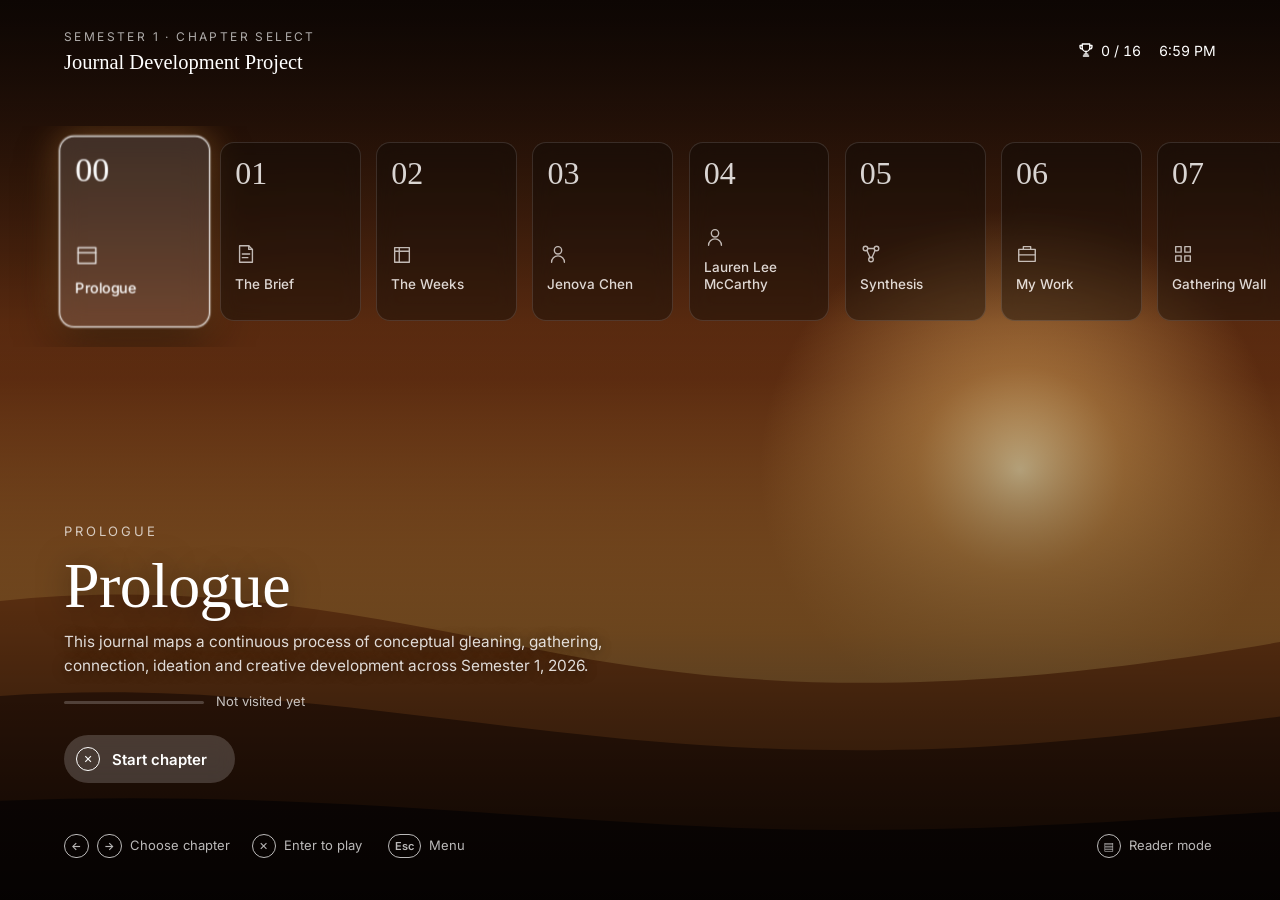
<file: rr-website/index.html>
<!DOCTYPE html>
<html lang="en">
<head>
  <meta charset="UTF-8" />
  <meta name="viewport" content="width=device-width, initial-scale=1.0" />
  <meta http-equiv="refresh" content="0; url=project/Interactive%20Journal.html" />
  <title>Journal Development Project — RR420 · Armand</title>
  <script>
    window.location.replace('project/Interactive%20Journal.html');
  </script>
</head>
<body>
  <p>If you are not redirected automatically, open <a href="project/Interactive%20Journal.html">the journal</a>.</p>
</body>
</html>
</file>
<file: rr-website/project/journal/styles.css>
/* ============================================================
   Journal Development Project — RR420
   Dark, cinematic, Journey-inspired. Restraint over decoration.
   ============================================================ */
@import url('https://fonts.googleapis.com/css2?family=Inter:wght@400;500;600&display=swap');

:root {
  --bg:        #0D0A07;   /* deep charcoal */
  --bg-2:      #14100B;   /* raised panel */
  --bg-3:      #1B1610;   /* card */
  --amber:     #D4883A;   /* primary accent */
  --teal:      #1D9E75;   /* secondary accent */
  --cream:     #F0E8D0;   /* body text */
  --sand:      #7A6848;   /* secondary text */
  --blue:      #8AAAC8;   /* third accent, sparing */
  --coral:     #C9683F;   /* chen accent (warm desert) */
  --hair:      rgba(240, 232, 208, 0.10);
  --hair-2:    rgba(240, 232, 208, 0.18);

  --serif: Georgia, 'Times New Roman', serif;
  --sans: 'Inter', system-ui, -apple-system, sans-serif;

  --nav-w: 76px;
  --maxw: 1180px;
  --gut: clamp(22px, 4.5vw, 76px);
  --ease: cubic-bezier(0.4, 0.1, 0.1, 1);
}

* { box-sizing: border-box; margin: 0; padding: 0; }
html { scroll-behavior: smooth; }

body {
  background: var(--bg);
  color: var(--cream);
  font-family: var(--sans);
  font-size: 17px;
  line-height: 1.66;
  font-weight: 400;
  -webkit-font-smoothing: antialiased;
  padding-left: var(--nav-w);
}
@media (max-width: 720px) { body { padding-left: 0; padding-bottom: 60px; } }

::selection { background: var(--amber); color: var(--bg); }

h1, h2, h3, h4 { font-family: var(--serif); font-weight: 400; line-height: 1.08; }

.serif { font-family: var(--serif); }
.kicker {
  font-family: var(--sans);
  font-size: 12px; font-weight: 500;
  letter-spacing: 0.24em; text-transform: uppercase;
  color: var(--sand);
}

/* ============================================================
   LEFT ICON NAV
   ============================================================ */
.nav {
  position: fixed; top: 0; left: 0; bottom: 0; width: var(--nav-w);
  z-index: 100;
  background: var(--bg-2);
  border-right: 1px solid var(--hair);
  display: flex; flex-direction: column; align-items: center;
  padding: 22px 0;
  gap: 4px;
}
.nav__mark {
  font-family: var(--serif); font-size: 21px; color: var(--amber);
  width: 40px; height: 40px; border: 1px solid var(--hair-2); border-radius: 50%;
  display: flex; align-items: center; justify-content: center;
  margin-bottom: 20px; flex: none; letter-spacing: -0.02em;
}
.nav__items { display: flex; flex-direction: column; gap: 2px; flex: 1; justify-content: center; }
.nav__btn {
  position: relative;
  width: 46px; height: 46px; border-radius: 11px;
  border: none; background: transparent; color: var(--sand);
  display: flex; align-items: center; justify-content: center;
  cursor: pointer; transition: color 0.3s var(--ease), background 0.3s var(--ease);
}
.nav__btn svg { width: 21px; height: 21px; stroke: currentColor; fill: none; stroke-width: 1.5; }
.nav__btn:hover { color: var(--cream); background: var(--bg-3); }
.nav__btn.active { color: var(--amber); }
.nav__btn.active::before {
  content: ""; position: absolute; left: -22px; top: 50%; transform: translateY(-50%);
  width: 3px; height: 22px; border-radius: 2px; background: var(--amber);
}
.nav__btn .tip {
  position: absolute; left: calc(100% + 14px); top: 50%; transform: translateY(-50%) translateX(-6px);
  background: var(--bg-3); color: var(--cream); border: 1px solid var(--hair-2);
  padding: 6px 11px; border-radius: 7px; font-size: 12px; white-space: nowrap;
  letter-spacing: 0.02em; opacity: 0; pointer-events: none; transition: all 0.25s var(--ease);
  font-family: var(--sans);
}
.nav__btn:hover .tip { opacity: 1; transform: translateY(-50%) translateX(0); }

/* mobile: bottom bar */
@media (max-width: 720px) {
  .nav { top: auto; right: 0; width: 100%; height: 56px; flex-direction: row;
    padding: 0 8px; border-right: none; border-top: 1px solid var(--hair); overflow-x: auto; }
  .nav__mark { display: none; }
  .nav__items { flex-direction: row; gap: 0; }
  .nav__btn.active::before { left: 50%; top: auto; bottom: -0px; transform: translateX(-50%); width: 20px; height: 3px; }
  .nav__btn .tip { display: none; }
}

/* progress ring inside the mark */
.nav__ring { position: absolute; inset: -1px; transform: rotate(-90deg); }
.nav__ring circle { fill: none; stroke-width: 1.5; }
.nav__ring .bg { stroke: var(--hair); }
.nav__ring .fg { stroke: var(--amber); stroke-linecap: round; transition: stroke-dashoffset 0.2s linear; }

/* ============================================================
   SEMESTER SWITCHER
   ============================================================ */
.sem-switch {
  flex: none; display: flex; flex-direction: column; gap: 4px;
  margin-top: 16px; border-top: 1px solid var(--hair); padding-top: 16px;
}
.sem-btn {
  width: 34px; height: 26px; border-radius: 7px;
  border: 1px solid var(--hair-2); background: transparent; color: var(--sand);
  font-family: var(--sans); font-size: 11px; letter-spacing: 0.04em;
  cursor: pointer; transition: color 0.25s var(--ease), background 0.25s var(--ease), border-color 0.25s var(--ease);
}
.sem-btn:hover { color: var(--cream); border-color: var(--hair-2); background: var(--bg-3); }
.sem-btn.active { color: var(--bg); background: var(--amber); border-color: var(--amber); }

@media (max-width: 720px) {
  .sem-switch { flex-direction: row; margin-top: 0; border-top: none; border-left: 1px solid var(--hair); padding: 0 0 0 10px; margin-left: 6px; }
}

/* ============================================================
   SECTION SHELL
   ============================================================ */
.section { position: relative; padding: clamp(70px, 11vh, 140px) var(--gut); max-width: calc(var(--maxw) + var(--gut) * 2); margin: 0 auto; }
.section + .section { border-top: 1px solid var(--hair); }

.s-head { margin-bottom: clamp(36px, 6vh, 72px); max-width: 920px; }
.s-head .kicker { display: block; }
.s-head h2 {
  font-size: clamp(34px, 5.5vw, 68px);
  letter-spacing: -0.01em; margin-top: 16px; color: var(--cream);
  text-wrap: balance;
}
.s-head h2 em { font-style: italic; color: var(--amber); }
.s-head .s-sub { margin-top: 18px; color: var(--sand); font-size: clamp(15px, 1.7vw, 19px); max-width: 60ch; }
.s-head .rule { width: 64px; height: 2px; background: var(--amber); margin-top: 26px; }

/* reveal */
.reveal { opacity: 0; transform: translateY(26px); transition: opacity 0.8s var(--ease), transform 0.8s var(--ease); }
.reveal.in { opacity: 1; transform: none; }
.reveal.instant { transition: none; }
.rd1 { transition-delay: 0.07s; } .rd2 { transition-delay: 0.14s; }
.rd3 { transition-delay: 0.21s; } .rd4 { transition-delay: 0.28s; }
@media (prefers-reduced-motion: reduce) { .reveal { opacity: 1; transform: none; transition: none; } html { scroll-behavior: auto; } }

/* ============================================================
   COVER
   ============================================================ */
.cover { min-height: 100svh; display: flex; flex-direction: column; justify-content: center;
  padding-top: clamp(60px, 10vh, 120px); padding-bottom: clamp(50px, 8vh, 100px); border-top: none; }
.cover .kicker { margin-bottom: 26px; }
.cover h1 {
  font-size: clamp(46px, 9vw, 132px); letter-spacing: -0.022em; color: var(--cream);
  line-height: 0.96; max-width: 16ch;
}
.cover h1 .em { font-style: italic; color: var(--amber); }
.cover .author { margin-top: 26px; font-size: clamp(15px, 1.8vw, 20px); color: var(--cream); font-family: var(--serif); font-style: italic; }
.cover__tags { display: flex; flex-wrap: wrap; gap: 9px; margin-top: 34px; }
.tag-pill {
  display: inline-flex; align-items: center; gap: 9px;
  border: 1px solid var(--hair-2); border-radius: 100px; padding: 8px 15px;
  font-size: 12.5px; color: var(--cream); background: var(--bg-2);
}
.tag-pill i { width: 7px; height: 7px; border-radius: 50%; flex: none; }
.tag-pill b { color: var(--sand); font-weight: 500; }
.cover__stats { display: flex; gap: clamp(26px, 5vw, 64px); margin-top: 44px; flex-wrap: wrap; }
.cstat .n { font-family: var(--serif); font-size: clamp(34px, 4.4vw, 58px); color: var(--amber); line-height: 1; }
.cstat .l { display: block; margin-top: 8px; font-size: 12px; letter-spacing: 0.18em; text-transform: uppercase; color: var(--sand); }
.cover__intro {
  margin-top: 48px; max-width: 60ch; font-family: var(--serif); font-style: italic;
  font-size: clamp(18px, 2.1vw, 25px); line-height: 1.5; color: var(--cream);
  padding-left: 22px; border-left: 2px solid var(--teal);
}
.cover__img { margin-top: 44px; max-width: 920px; }
.cover__img image-slot { width: 100%; height: clamp(200px, 30vw, 320px); display: block; }

/* ============================================================
   IMAGE SLOTS — dark-theme empty states
   ============================================================ */
image-slot::part(frame) { background: var(--bg-3); box-shadow: inset 0 0 0 1px var(--hair-2); }
image-slot::part(empty) { color: var(--sand); }
image-slot::part(image) { filter: saturate(0.94); }

/* ============================================================
   BRIEF
   ============================================================ */
.brief-grid { display: grid; grid-template-columns: 1.05fr 0.95fr; gap: clamp(34px, 5vw, 78px); align-items: start; }
@media (max-width: 880px) { .brief-grid { grid-template-columns: 1fr; gap: 48px; } }
.col-title { font-family: var(--serif); font-size: clamp(22px, 2.6vw, 30px); color: var(--cream); margin-bottom: 24px; }

.todo-item { display: grid; grid-template-columns: auto 1fr; gap: 18px; padding: 17px 0; border-top: 1px solid var(--hair); align-items: baseline; }
.todo-item:first-of-type { border-top: 1px solid var(--hair-2); }
.todo-item .ix { font-family: var(--serif); font-size: 18px; color: var(--amber); font-style: italic; min-width: 22px; }
.todo-item p { color: var(--cream); font-size: 15.5px; line-height: 1.6; }

.crit { border: 1px solid var(--hair); border-radius: 12px; padding: 22px 24px; margin-bottom: 14px;
  background: var(--bg-2); transition: border-color 0.3s var(--ease), transform 0.3s var(--ease); }
.crit:hover { border-color: var(--hair-2); transform: translateX(3px); }
.crit__top { display: flex; align-items: baseline; justify-content: space-between; gap: 14px; margin-bottom: 7px; }
.crit__top h4 { font-family: var(--serif); font-size: 20px; color: var(--cream); }
.crit__pct { font-family: var(--serif); font-size: 26px; color: var(--teal); font-style: italic; }
.crit p { font-size: 14.5px; color: var(--sand); line-height: 1.55; }

.keyword { border: 1px solid var(--amber); border-radius: 12px; padding: 26px 28px; background: rgba(212, 136, 58, 0.05); position: sticky; top: 40px; }
.keyword .kl { font-size: 12px; letter-spacing: 0.2em; text-transform: uppercase; color: var(--amber); }
.keyword .kw { font-family: var(--serif); font-size: clamp(28px, 4vw, 44px); color: var(--cream); margin: 8px 0 12px; letter-spacing: 0.01em; }
.keyword .kg { font-family: var(--serif); font-style: italic; font-size: 18px; color: var(--cream); }

/* ============================================================
   WEEKS — accordion
   ============================================================ */
.weeks { border-top: 1px solid var(--hair-2); }
.week { border-bottom: 1px solid var(--hair); }
.week__head {
  width: 100%; text-align: left; background: transparent; border: none; cursor: pointer;
  display: grid; grid-template-columns: auto 1fr auto; gap: clamp(16px, 3vw, 34px); align-items: center;
  padding: clamp(20px, 3vh, 30px) 4px; color: var(--cream); transition: padding-left 0.3s var(--ease);
}
.week__head:hover { padding-left: 12px; }
.week__num { font-family: var(--serif); font-size: clamp(26px, 3.2vw, 40px); color: var(--sand); font-style: italic; transition: color 0.3s var(--ease); min-width: 1.6em; }
.week.open .week__num, .week__head:hover .week__num { color: var(--amber); }
.week__title { font-family: var(--serif); font-size: clamp(20px, 2.7vw, 31px); color: var(--cream); line-height: 1.12; }
.week__meta { display: flex; align-items: center; gap: 16px; }
.week__rt { font-size: 12px; color: var(--sand); letter-spacing: 0.04em; white-space: nowrap; }
.week__chev { width: 26px; height: 26px; border-radius: 50%; border: 1px solid var(--hair-2); color: var(--sand);
  display: flex; align-items: center; justify-content: center; transition: transform 0.4s var(--ease), color 0.3s, border-color 0.3s; flex: none; }
.week__chev svg { width: 13px; height: 13px; stroke: currentColor; stroke-width: 1.8; fill: none; }
.week.open .week__chev { transform: rotate(180deg); color: var(--amber); border-color: var(--amber); }

.week__body { overflow: hidden; height: 0; transition: height 0.45s var(--ease); }
.week__inner { overflow: hidden; }
.week__pad { padding: 6px 4px clamp(26px, 4vh, 44px); }
.week__source { font-size: 13px; color: var(--blue); font-style: italic; font-family: var(--serif); margin-bottom: 26px; padding-bottom: 16px; border-bottom: 1px solid var(--hair); }
.week__img { margin-bottom: 28px; }
.week__img image-slot { width: 100%; height: clamp(180px, 26vw, 260px); display: block; }

.blocks { display: grid; grid-template-columns: repeat(auto-fit, minmax(min(100%, 300px), 1fr)); gap: clamp(22px, 3vw, 44px); align-items: start; }
.block .blabel { font-size: 11.5px; letter-spacing: 0.18em; text-transform: uppercase; color: var(--amber); margin-bottom: 14px; display: flex; align-items: center; gap: 10px; }
.block .blabel::after { content: ""; flex: 1; height: 1px; background: var(--hair); }
.block.is-reflection .blabel { color: var(--teal); }
.block p.note { color: var(--cream); font-size: 15px; line-height: 1.62; margin-bottom: 13px; }
.block.is-reflection p.note { color: var(--cream); }
.qitem { padding: 12px 0 12px 16px; border-left: 2px solid var(--hair-2); margin-bottom: 16px; transition: border-color 0.3s; }
.qitem:hover { border-color: var(--amber); }
.qitem .qt { font-family: var(--serif); font-style: italic; font-size: 17px; line-height: 1.4; color: var(--cream); }
.qitem .qa { display: block; margin-top: 8px; font-size: 12.5px; letter-spacing: 0.06em; color: var(--sand); }

/* ============================================================
   ARTISTS
   ============================================================ */
.artist__bio { display: grid; grid-template-columns: 168px 1fr; gap: clamp(22px, 3vw, 40px); align-items: center; margin-bottom: clamp(40px, 6vh, 66px); }
@media (max-width: 640px) { .artist__bio { grid-template-columns: 1fr; } }
.artist__bio image-slot { width: 168px; height: 210px; display: block; }
@media (max-width: 640px) { .artist__bio image-slot { width: 140px; height: 175px; } }
.artist__bio p { font-family: var(--serif); font-style: italic; font-size: clamp(18px, 2.2vw, 26px); line-height: 1.42; color: var(--cream); }

.artist__cols { display: grid; grid-template-columns: 1.3fr 1fr 1fr; gap: clamp(24px, 3vw, 46px); align-items: start; }
@media (max-width: 940px) { .artist__cols { grid-template-columns: 1fr 1fr; } }
@media (max-width: 640px) { .artist__cols { grid-template-columns: 1fr; } }
.acol .blabel { font-size: 11.5px; letter-spacing: 0.18em; text-transform: uppercase; color: var(--sand); margin-bottom: 18px; padding-bottom: 12px; border-bottom: 1px solid var(--hair); }

.pull { margin-bottom: 26px; }
.pull .pt { font-family: var(--serif); font-size: clamp(19px, 1.7vw, 23px); line-height: 1.34; color: var(--cream); }
.pull .pt::before { content: "\201C"; color: var(--amber); }
.pull .pt::after { content: "\201D"; color: var(--amber); }
.pull .pa { display: block; margin-top: 9px; font-size: 12px; letter-spacing: 0.08em; text-transform: uppercase; color: var(--sand); }
.acol.hue-blue .pull .pt::before, .acol.hue-blue .pull .pt::after { color: var(--blue); }

.crit-note { padding: 14px 0 14px 16px; border-left: 2px solid var(--hair-2); margin-bottom: 18px; }
.crit-note p { font-size: 14.5px; color: var(--sand); line-height: 1.56; }
.obs-note { margin-bottom: 18px; }
.obs-note p { font-size: 14.5px; color: var(--cream); line-height: 1.6; }
.obs-note p::before { content: ""; display: inline-block; width: 14px; height: 1px; background: var(--teal); vertical-align: middle; margin-right: 9px; }

.artist__sources { margin-top: clamp(34px, 5vh, 56px); padding: 20px 24px; border: 1px dashed var(--hair-2); border-radius: 10px;
  font-size: 13.5px; color: var(--sand); font-style: italic; font-family: var(--serif); }

/* ============================================================
   SYNTHESIS — flip cards
   ============================================================ */
.threads { display: grid; grid-template-columns: repeat(3, 1fr); gap: clamp(14px, 1.6vw, 20px); }
@media (max-width: 900px) { .threads { grid-template-columns: repeat(2, 1fr); } }
@media (max-width: 560px) { .threads { grid-template-columns: 1fr; } }
.flip { perspective: 1400px; min-height: 280px; }
.flip__in { position: relative; width: 100%; height: 100%; min-height: 280px; transition: transform 0.7s var(--ease); transform-style: preserve-3d; }
.flip:hover .flip__in, .flip.flipped .flip__in { transform: rotateY(180deg); }
.flip__face { position: absolute; inset: 0; backface-visibility: hidden; -webkit-backface-visibility: hidden;
  border: 1px solid var(--hair); border-radius: 12px; padding: 26px 24px; background: var(--bg-2);
  display: flex; flex-direction: column; }
.flip__front .tn { font-family: var(--serif); font-style: italic; font-size: 15px; color: var(--amber); }
.flip__front h3 { font-family: var(--serif); font-size: clamp(21px, 2vw, 26px); color: var(--cream); margin: 10px 0 14px; line-height: 1.1; }
.flip__front p { font-size: 14px; color: var(--sand); line-height: 1.55; }
.flip__front .hint { margin-top: auto; padding-top: 14px; font-size: 11px; letter-spacing: 0.14em; text-transform: uppercase; color: var(--sand); display: flex; align-items: center; gap: 7px; }
.flip__back { transform: rotateY(180deg); background: var(--bg-3); border-color: var(--hair-2); justify-content: center; }
.flip__back .bw { font-size: 12px; letter-spacing: 0.14em; text-transform: uppercase; color: var(--teal); margin-bottom: 12px; }
.flip__back p { font-family: var(--serif); font-size: 16px; line-height: 1.46; color: var(--cream); }

.connects { margin-top: clamp(40px, 6vh, 70px); }
.connects h3 { font-family: var(--serif); font-size: clamp(22px, 2.6vw, 30px); color: var(--cream); margin-bottom: 26px; }

/* ============================================================
   MY WORK
   ============================================================ */
.themes { display: grid; grid-template-columns: 1fr 1fr; gap: clamp(22px, 3vw, 40px); align-items: start; }
@media (max-width: 820px) { .themes { grid-template-columns: 1fr; } }
.theme { border: 1px solid var(--hair); border-radius: 14px; padding: clamp(24px, 3vw, 36px); background: var(--bg-2); }
.theme.hue-amber { border-top: 2px solid var(--amber); }
.theme.hue-teal { border-top: 2px solid var(--teal); }
.theme__k { font-size: 12px; letter-spacing: 0.2em; text-transform: uppercase; }
.theme.hue-amber .theme__k { color: var(--amber); }
.theme.hue-teal .theme__k { color: var(--teal); }
.theme h3 { font-family: var(--serif); font-size: clamp(24px, 3vw, 36px); color: var(--cream); margin: 10px 0 6px; line-height: 1.06; }
.theme image-slot { width: 100%; height: 180px; display: block; margin: 18px 0 6px; }
.theme__row { padding: 18px 0; border-top: 1px solid var(--hair); }
.theme__row .rk { font-size: 11.5px; letter-spacing: 0.14em; text-transform: uppercase; color: var(--sand); margin-bottom: 7px; }
.theme__row .rv { font-size: 15px; color: var(--cream); line-height: 1.58; }

/* ============================================================
   GATHERING WALL
   ============================================================ */
.wall-bar { display: flex; flex-wrap: wrap; gap: 8px; margin-bottom: clamp(28px, 4vh, 44px); }
.wall-filter { font-family: var(--sans); font-size: 12.5px; letter-spacing: 0.04em; padding: 9px 16px; border-radius: 100px;
  border: 1px solid var(--hair-2); background: transparent; color: var(--sand); cursor: pointer; transition: all 0.25s var(--ease); }
.wall-filter:hover { color: var(--cream); border-color: var(--cream); }
.wall-filter.active { background: var(--amber); border-color: var(--amber); color: var(--bg); font-weight: 500; }

.wall { columns: 4 248px; column-gap: 16px; }
.wall .note {
  break-inside: avoid; margin-bottom: 16px; padding: 18px 20px; border-radius: 4px;
  cursor: default; position: relative; transition: transform 0.4s var(--ease), box-shadow 0.4s var(--ease), opacity 0.4s var(--ease);
  transform: rotate(var(--rot, 0deg)); box-shadow: 0 6px 18px -12px rgba(0,0,0,0.6);
}
.wall .note .wt { font-size: 14.5px; line-height: 1.5; }
.wall .note .wa { display: block; margin-top: 10px; font-size: 12px; font-weight: 500; opacity: 0.7; }
.wall .note:hover { transform: rotate(0deg) translateY(-4px) scale(1.025); box-shadow: 0 16px 30px -16px rgba(0,0,0,0.7); z-index: 4; }
.wall .note.hidden { display: none; }

/* note colours per category — flat, paper-like */
.note.cat-class    { background: #E8D9A8; color: #2A2310; }       /* yellow — class quotes */
.note.cat-obs      { background: #163F35; color: #CDEFE2; }       /* teal — personal */
.note.cat-chen     { background: #C9683F; color: #1A0E07; }       /* coral — Chen */
.note.cat-mccarthy { background: #2E4257; color: #D8E6F2; }       /* blue — McCarthy */
.note.cat-lecturer { background: #B8843A; color: #20160A; }       /* amber — lecturer */
.note.cat-text     { background: #1C3A2A; color: #BFE8CF; border: 1px solid rgba(191,232,207,0.18); } /* green — seminal texts */
.note.cat-class .wt, .note.cat-chen .wt, .note.cat-lecturer .wt { font-family: var(--serif); font-style: italic; }

/* ============================================================
   FOOTER
   ============================================================ */
.foot { padding: clamp(56px, 9vh, 120px) var(--gut); text-align: center; border-top: 1px solid var(--hair); }
.foot .fm { font-family: var(--serif); font-style: italic; font-size: clamp(26px, 4vw, 52px); color: var(--cream); }
.foot .fmeta { margin-top: 20px; display: flex; gap: 20px; justify-content: center; flex-wrap: wrap; font-size: 12px; letter-spacing: 0.14em; text-transform: uppercase; color: var(--sand); }

/* ============================================================
   RESEARCH REPORT (app.js, SEM 3): a long read played like the journals
   ============================================================ */
body.is-report .s-head h2 em, body.is-report .cover h1 .em { color: var(--blue); }
.rr-body { display: grid; gap: clamp(28px, 4vh, 44px); }
.rr-text { display: grid; gap: 1.05em; max-width: 68ch; }
.rr-text p { font-size: 17.5px; line-height: 1.78; color: var(--cream); }

.rr-fig img { display: block; width: 100%; height: auto; border-radius: 12px; border: 1px solid var(--hair); background: var(--bg-3); }
.rr-fig figcaption { margin-top: 10px; font-family: var(--serif); font-style: italic; font-size: 14px; color: var(--sand); }
.rr-fig--wide img { max-height: 620px; object-fit: cover; }
.rr-fig--tall { max-width: 520px; }
.rr-gallery { display: grid; grid-template-columns: repeat(auto-fit, minmax(min(100%, 260px), 1fr)); gap: clamp(14px, 1.8vw, 22px); align-items: start; }
.rr-gallery img { aspect-ratio: 4 / 3; object-fit: cover; }

.rr-quote { max-width: 46ch; padding: 6px 0 6px 24px; border-left: 2px solid var(--blue); }
.rr-quote p { font-family: var(--serif); font-style: italic; font-size: clamp(22px, 2.6vw, 32px); line-height: 1.3; color: var(--cream); }
.rr-quote cite { display: block; margin-top: 12px; font-style: normal; font-size: 12px; letter-spacing: 0.14em; text-transform: uppercase; color: var(--sand); }

.rr-facts { display: grid; grid-template-columns: repeat(auto-fit, minmax(min(100%, 220px), 1fr)); gap: 1px; border: 1px solid var(--hair); border-radius: 12px; overflow: hidden; background: var(--hair); }
.rr-facts div { background: var(--bg-2); padding: 16px 18px; }
.rr-facts dt { font-size: 11px; letter-spacing: 0.18em; text-transform: uppercase; color: var(--sand); margin-bottom: 6px; }
.rr-facts dd { font-size: 15px; line-height: 1.5; color: var(--cream); }

.rr-reflect { max-width: 74ch; padding: 22px 26px; border-radius: 12px; background: var(--bg-2); border: 1px solid var(--hair); border-left: 3px solid var(--teal); }
.rr-reflect__k { font-size: 11.5px; letter-spacing: 0.2em; text-transform: uppercase; color: var(--teal); margin-bottom: 10px; }
.rr-reflect p { font-family: var(--serif); font-size: 19px; line-height: 1.55; color: var(--cream); }
.rr-reflect p + p { margin-top: 0.8em; }

.rr-links { display: flex; flex-wrap: wrap; align-items: center; gap: 10px; }
.rr-links__k { font-size: 11.5px; letter-spacing: 0.18em; text-transform: uppercase; color: var(--sand); margin-right: 4px; }
.rr-chip { display: inline-flex; align-items: baseline; gap: 8px; padding: 7px 14px; border-radius: 999px; border: 1px solid var(--hair-2); background: var(--bg-2); font-size: 13.5px; color: var(--cream); }
.rr-chip b { font-weight: 500; font-size: 11px; letter-spacing: 0.12em; text-transform: uppercase; color: var(--blue); }

.rr-timeline { list-style: none; display: grid; grid-template-columns: repeat(auto-fit, minmax(min(100%, 170px), 1fr)); gap: 0; position: relative; padding-top: 22px; }
.rr-timeline::before { content: ""; position: absolute; left: 0; right: 0; top: 6px; height: 1px; background: var(--hair-2); }
.rr-timeline li { position: relative; padding: 14px 16px 0 0; }
.rr-timeline li::before { content: ""; position: absolute; top: -20px; left: 0; width: 9px; height: 9px; border-radius: 50%; background: var(--blue); box-shadow: 0 0 0 4px var(--bg); }
.rr-tl__when { display: block; font-size: 11px; letter-spacing: 0.16em; text-transform: uppercase; color: var(--sand); margin-bottom: 6px; }
.rr-timeline b { display: block; font-family: var(--serif); font-weight: 400; font-size: 18px; line-height: 1.25; color: var(--cream); }
.rr-timeline small { display: block; margin-top: 6px; font-size: 12.5px; color: var(--sand); }
@media (max-width: 640px) { .rr-timeline { padding-top: 0; } .rr-timeline::before { left: 4px; right: auto; top: 0; bottom: 0; width: 1px; height: auto; } .rr-timeline li { padding: 0 0 18px 24px; } .rr-timeline li::before { top: 4px; } }

.rr-threads { display: grid; grid-template-columns: repeat(auto-fit, minmax(min(100%, 280px), 1fr)); gap: clamp(14px, 1.6vw, 20px); }
.rr-thread { border: 1px solid var(--hair); border-radius: 12px; padding: 24px; background: var(--bg-2); display: flex; flex-direction: column; }
.rr-thread__n { font-family: var(--serif); font-style: italic; color: var(--blue); }
.rr-thread h3 { font-family: var(--serif); font-size: clamp(21px, 2vw, 26px); color: var(--cream); margin: 8px 0 12px; }
.rr-thread p { font-size: 14.5px; line-height: 1.6; color: var(--cream); }
.rr-thread small { margin-top: auto; padding-top: 14px; font-size: 12px; letter-spacing: 0.04em; color: var(--sand); }

.rr-qs { display: grid; gap: 14px; }
.rr-q { display: grid; grid-template-columns: minmax(0, 1fr) minmax(0, 1.3fr); gap: 8px 28px; padding: 22px 24px; border-radius: 12px; border: 1px solid var(--hair); background: var(--bg-2); }
.rr-q__n { grid-column: 1 / -1; font-size: 11px; letter-spacing: 0.18em; text-transform: uppercase; color: var(--blue); }
.rr-q__q { font-family: var(--serif); font-style: italic; font-size: 19px; line-height: 1.4; color: var(--cream); }
.rr-q__a { font-size: 15px; line-height: 1.65; color: var(--cream); }
@media (max-width: 760px) { .rr-q { grid-template-columns: 1fr; } }

.rr-refs { list-style: none; display: grid; gap: 14px; max-width: 80ch; }
.rr-refs li { padding-left: 2.2em; text-indent: -2.2em; font-size: 15.5px; line-height: 1.6; color: var(--cream); overflow-wrap: anywhere; }
.rr-refs li i { font-style: italic; }
</file>
